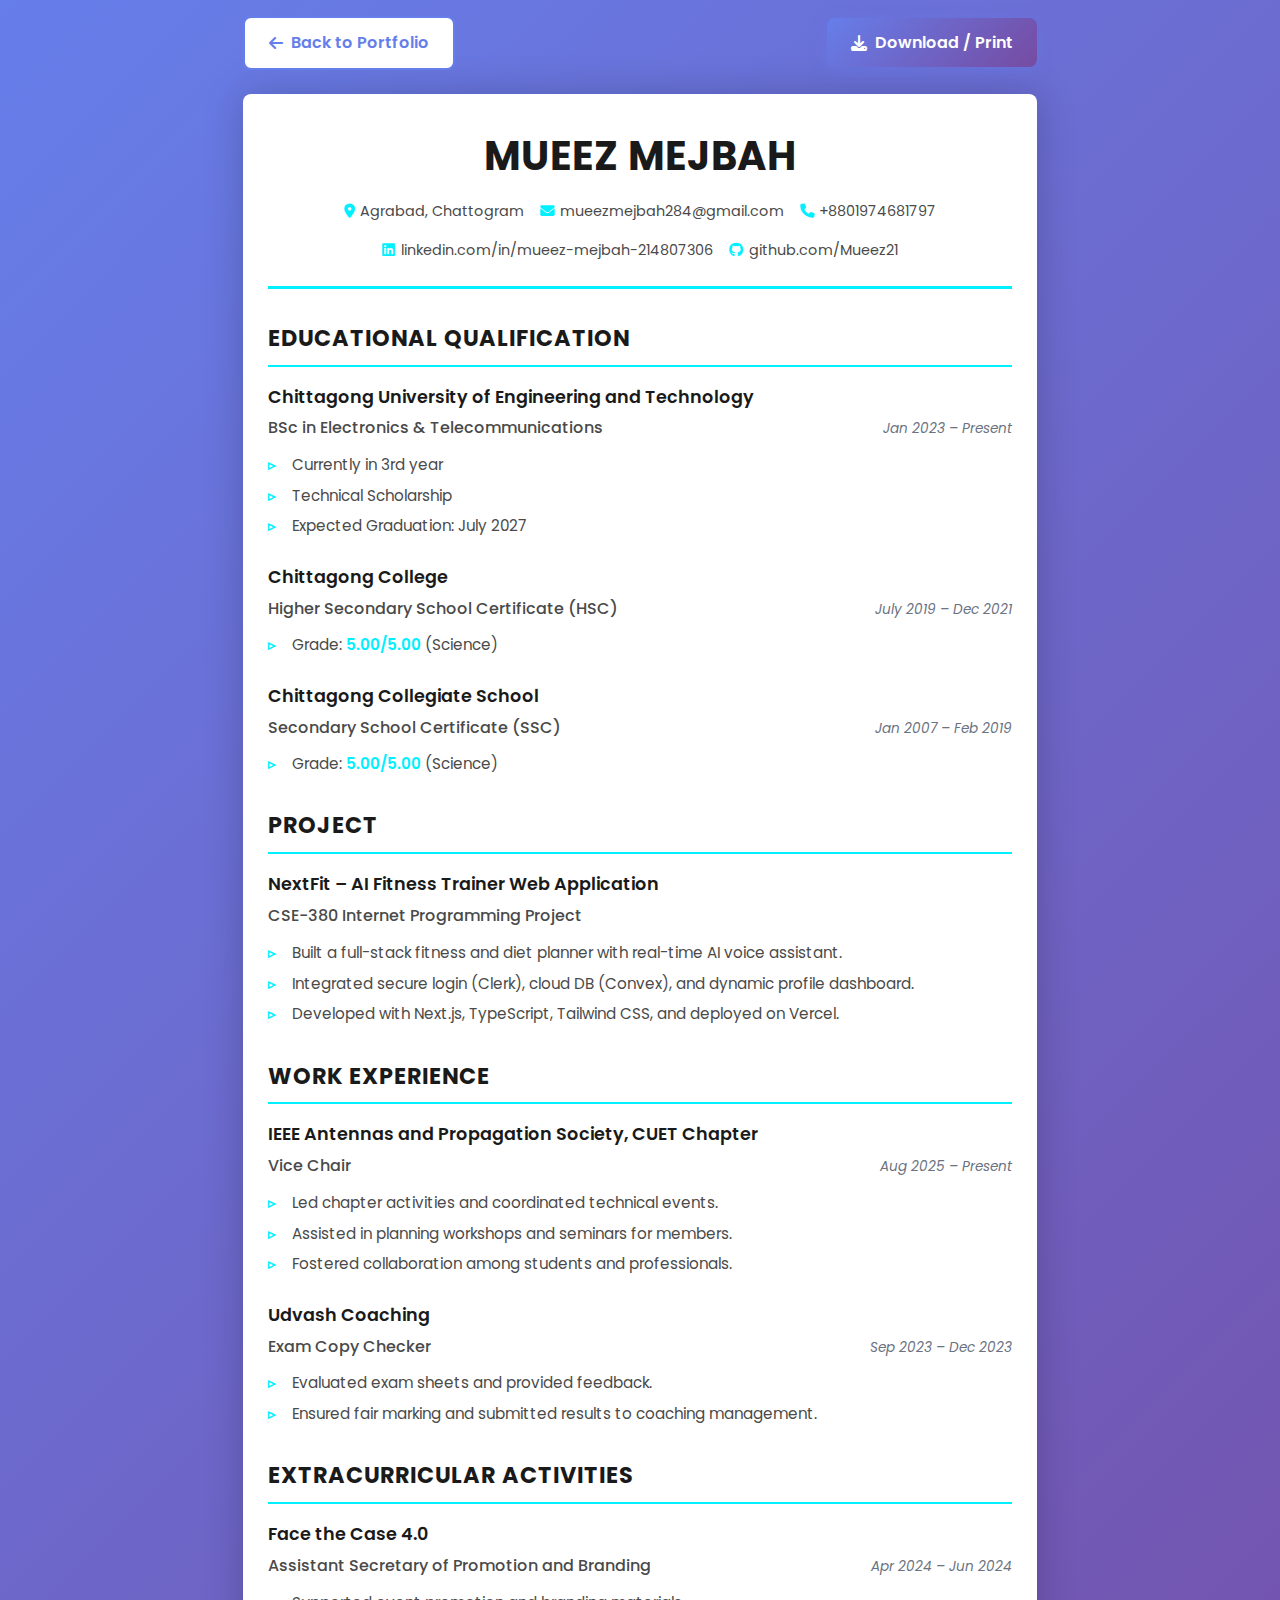
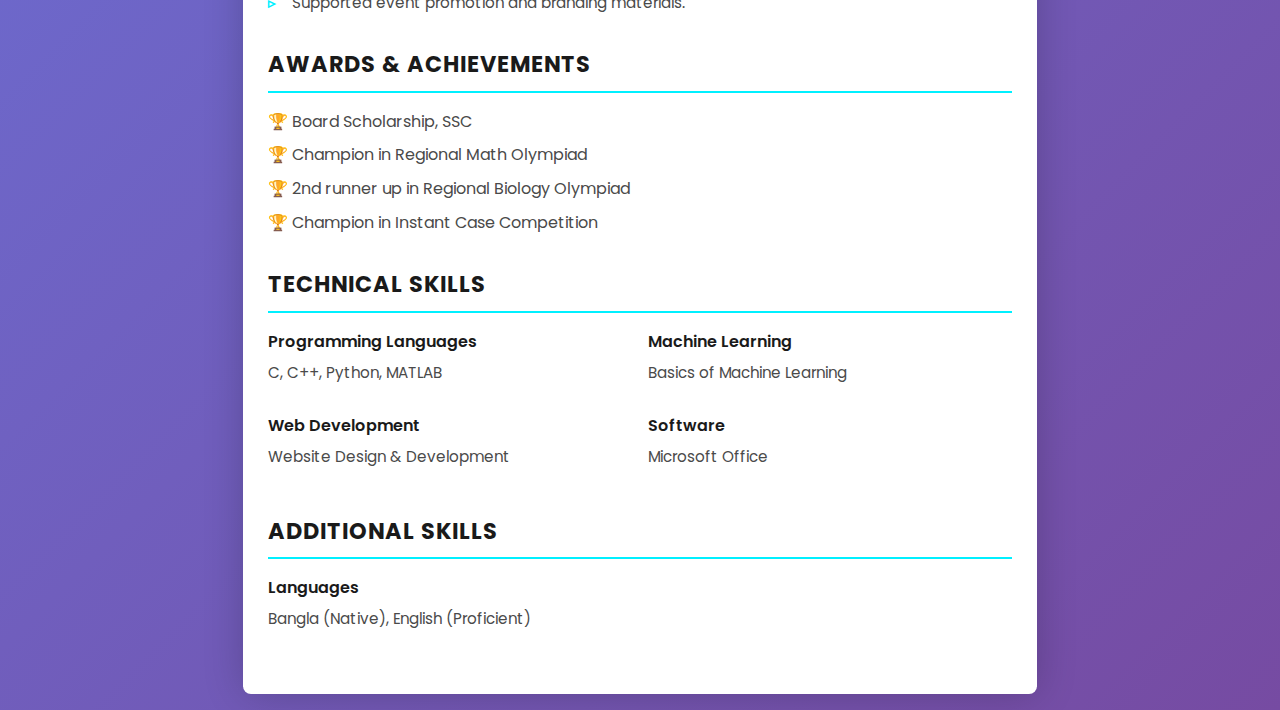
<file: resume.html>
<!DOCTYPE html>
<html lang="en">
<head>
    <meta charset="UTF-8">
    <meta name="viewport" content="width=device-width, initial-scale=1.0">
    <meta name="description" content="Resume of Mueez Mejbah - Electronics & Telecommunication Engineering Student at CUET">
    <meta name="author" content="Mueez Mejbah">
    <title>Resume - Mueez Mejbah | ETE Student at CUET</title>
    
    <!-- Preconnect for performance -->
    <link rel="preconnect" href="https://fonts.googleapis.com">
    <link rel="preconnect" href="https://fonts.gstatic.com" crossorigin>
    <link rel="preconnect" href="https://cdnjs.cloudflare.com">
    
    <!-- Google Fonts -->
    <link href="https://fonts.googleapis.com/css2?family=Poppins:wght@300;400;500;600;700&display=swap" rel="stylesheet">
    
    <!-- Load Font Awesome asynchronously for non-critical icons -->
    <link rel="stylesheet" href="https://cdnjs.cloudflare.com/ajax/libs/font-awesome/6.4.0/css/all.min.css" media="print" onload="this.media='all'">
    <noscript><link rel="stylesheet" href="https://cdnjs.cloudflare.com/ajax/libs/font-awesome/6.4.0/css/all.min.css"></noscript>
    
    <style>
        /* ==========================================================================
           RESUME STYLES - PRINT OPTIMIZED
           ========================================================================== */
        
        * {
            margin: 0;
            padding: 0;
            box-sizing: border-box;
        }
        
        /* Screen reader only text */
        .sr-only {
            position: absolute;
            width: 1px;
            height: 1px;
            padding: 0;
            margin: -1px;
            overflow: hidden;
            clip: rect(0, 0, 0, 0);
            white-space: nowrap;
            border-width: 0;
        }
        
        /* Enhanced focus styles for accessibility */
        *:focus {
            outline: none;
        }
        
        *:focus-visible {
            outline: 3px solid #667eea;
            outline-offset: 3px;
            border-radius: 4px;
        }
        
        :root {
            --primary-color: #00f0ff;
            --text-dark: #1a1a1a;
            --text-medium: #4a4a4a;
            --text-light: #6b7280;
            --border-color: #e5e7eb;
            --bg-light: #f9fafb;
        }
        
        body {
            font-family: 'Poppins', sans-serif;
            line-height: 1.6;
            color: var(--text-dark);
            background: linear-gradient(135deg, #667eea 0%, #764ba2 100%);
            padding: 1rem;
        }
        
        .page-actions {
            max-width: 210mm;
            margin: 0 auto 1.5rem;
            display: flex;
            justify-content: space-between;
            align-items: center;
            gap: 1rem;
        }
        
        .btn {
            padding: 12px 24px;
            border: none;
            border-radius: 8px;
            font-weight: 600;
            font-size: 1rem;
            cursor: pointer;
            text-decoration: none;
            display: inline-flex;
            align-items: center;
            gap: 0.5rem;
            transition: all 0.3s ease;
            font-family: 'Poppins', sans-serif;
        }
        
        .btn-primary {
            background: linear-gradient(135deg, #667eea, #764ba2);
            color: white;
            box-shadow: 0 4px 15px rgba(102, 126, 234, 0.4);
        }
        
        .btn-primary:hover {
            transform: translateY(-2px);
            box-shadow: 0 6px 20px rgba(102, 126, 234, 0.6);
        }
        
        .btn-secondary {
            background: white;
            color: #667eea;
            border: 2px solid #667eea;
        }
        
        .btn-secondary:hover {
            background: #667eea;
            color: white;
        }
        
        /* Resume Container */
        .resume-container {
            max-width: 210mm; /* A4 width */
            margin: 0 auto;
            background: white;
            box-shadow: 0 0 40px rgba(0, 0, 0, 0.2);
            border-radius: 8px;
            overflow: hidden;
        }
        
        .resume-content {
            padding: 30px 25px;
        }
        
        /* Header */
        .resume-header {
            text-align: center;
            border-bottom: 3px solid var(--primary-color);
            padding-bottom: 1.5rem;
            margin-bottom: 2rem;
        }
        
        .resume-header h1 {
            font-size: 2.5rem;
            font-weight: 700;
            color: var(--text-dark);
            margin-bottom: 0.5rem;
            letter-spacing: 1px;
        }
        
        .contact-info {
            display: flex;
            flex-wrap: wrap;
            justify-content: center;
            gap: 1rem;
            font-size: 0.9rem;
            color: var(--text-medium);
            margin-top: 0.75rem;
        }
        
        .contact-info span {
            display: flex;
            align-items: center;
            gap: 0.35rem;
        }
        
        .contact-info i {
            color: var(--primary-color);
        }
        
        .contact-info a {
            color: var(--text-medium);
            text-decoration: none;
        }
        
        .contact-info a:hover {
            color: var(--primary-color);
        }
        
        /* Sections */
        .resume-section {
            margin-bottom: 2rem;
        }
        
        .section-title {
            font-size: 1.4rem;
            font-weight: 700;
            color: var(--text-dark);
            text-transform: uppercase;
            letter-spacing: 1px;
            margin-bottom: 1rem;
            padding-bottom: 0.5rem;
            border-bottom: 2px solid var(--primary-color);
        }
        
        /* Education */
        .education-item,
        .experience-item,
        .project-item {
            margin-bottom: 1.5rem;
            page-break-inside: avoid;
        }
        
        .item-header {
            display: flex;
            justify-content: space-between;
            align-items: baseline;
            margin-bottom: 0.25rem;
            flex-wrap: nowrap;
            gap: 0.5rem;
        }
        
        .item-title {
            font-size: 1.1rem;
            font-weight: 600;
            color: var(--text-dark);
            margin-bottom: 0.3rem;
        }
        
        .item-date {
            font-size: 0.85rem;
            color: var(--text-light);
            font-style: italic;
            white-space: nowrap;
            flex-shrink: 0;
            margin-left: auto;
        }
        
        .item-subtitle {
            font-size: 1rem;
            font-weight: 500;
            color: var(--text-medium);
            margin-bottom: 0.5rem;
        }
        
        .item-details {
            list-style: none;
            padding-left: 0;
        }
        
        .item-details li {
            position: relative;
            padding-left: 1.5rem;
            margin-bottom: 0.4rem;
            color: var(--text-medium);
            font-size: 0.95rem;
        }
        
        .item-details li::before {
            content: '▹';
            position: absolute;
            left: 0;
            color: var(--primary-color);
            font-weight: bold;
        }
        
        .grade {
            color: var(--primary-color);
            font-weight: 600;
        }
        
        /* Skills */
        .skills-grid {
            display: grid;
            grid-template-columns: repeat(2, 1fr);
            gap: 1rem;
        }
        
        .skill-category {
            margin-bottom: 0.75rem;
        }
        
        .skill-category h4 {
            font-size: 1rem;
            font-weight: 600;
            color: var(--text-dark);
            margin-bottom: 0.4rem;
        }
        
        .skill-category p {
            color: var(--text-medium);
            font-size: 0.95rem;
            line-height: 1.6;
        }
        
        /* Awards */
        .awards-list {
            list-style: none;
            padding-left: 0;
        }
        
        .awards-list li {
            position: relative;
            padding-left: 1.5rem;
            margin-bottom: 0.5rem;
            color: var(--text-medium);
        }
        
        .awards-list li::before {
            content: '🏆';
            position: absolute;
            left: 0;
        }
        
        /* Print Styles */
        @media print {
            body {
                background: white;
                padding: 0;
                margin: 0;
            }
            
            .page-actions {
                display: none !important;
            }
            
            .resume-container {
                box-shadow: none;
                border-radius: 0;
                max-width: 100%;
                margin: 0;
            }
            
            .resume-content {
                padding: 15mm 15mm;
            }
            
            .resume-section {
                page-break-inside: avoid;
            }
            
            .education-item,
            .experience-item,
            .project-item {
                page-break-inside: avoid;
            }
            
            a {
                text-decoration: none;
                color: var(--text-medium);
            }
            
            a[href^="http"]:after {
                content: "";
            }
        }
        
        /* Responsive Design */
        @media (max-width: 768px) {
            body {
                padding: 1rem;
            }
            
            .resume-content {
                padding: 30px 25px;
            }
            
            .resume-header h1 {
                font-size: 2rem;
            }
            
            .contact-info {
                flex-direction: column;
                gap: 0.5rem;
            }
            
            .item-header {
                flex-direction: column;
                align-items: flex-start;
            }
            
            .skills-grid {
                grid-template-columns: 1fr;
            }
            
            .page-actions {
                flex-direction: column;
            }
            
            .btn {
                width: 100%;
                justify-content: center;
            }
        }
    </style>
</head>
<body>
    <!-- Action Buttons -->
    <nav class="page-actions" role="navigation" aria-label="Page actions">
        <a href="index.html" class="btn btn-secondary" aria-label="Go back to portfolio homepage">
            <i class="fas fa-arrow-left" aria-hidden="true"></i> Back to Portfolio
        </a>
        <button onclick="window.print()" class="btn btn-primary" aria-label="Download or print this resume">
            <i class="fas fa-download" aria-hidden="true"></i> Download / Print
        </button>
    </nav>

    <!-- Resume Container -->
    <main class="resume-container" role="main">
        <div class="resume-content">
            <!-- Header -->
            <header class="resume-header">
                <h1>MUEEZ MEJBAH</h1>
                <div class="contact-info" role="list" aria-label="Contact information">
                    <span role="listitem">
                        <i class="fas fa-map-marker-alt" aria-hidden="true"></i>
                        <span class="sr-only">Location:</span>
                        Agrabad, Chattogram
                    </span>
                    <span role="listitem">
                        <i class="fas fa-envelope" aria-hidden="true"></i>
                        <span class="sr-only">Email:</span>
                        <a href="mailto:mueezmejbah284@gmail.com">mueezmejbah284@gmail.com</a>
                    </span>
                    <span role="listitem">
                        <i class="fas fa-phone" aria-hidden="true"></i>
                        <span class="sr-only">Phone:</span>
                        <a href="tel:+8801974681797">+8801974681797</a>
                    </span>
                    <span role="listitem">
                        <i class="fab fa-linkedin" aria-hidden="true"></i>
                        <span class="sr-only">LinkedIn:</span>
                        <a href="https://www.linkedin.com/in/mueez-mejbah-214807306/" target="_blank" rel="noopener noreferrer">linkedin.com/in/mueez-mejbah-214807306</a>
                    </span>
                    <span role="listitem">
                        <i class="fab fa-github" aria-hidden="true"></i>
                        <span class="sr-only">GitHub:</span>
                        <a href="https://github.com/Mueez21" target="_blank" rel="noopener noreferrer">github.com/Mueez21</a>
                    </span>
                </div>
            </header>

            <!-- Educational Qualification -->
            <section class="resume-section" aria-labelledby="education-heading">
                <h2 id="education-heading" class="section-title">Educational Qualification</h2>
                
                <article class="education-item">
                    <h3 class="item-title">Chittagong University of Engineering and Technology</h3>
                    <div class="item-header">
                        <div class="item-subtitle">BSc in Electronics & Telecommunications</div>
                        <time class="item-date" datetime="2023-01">Jan 2023 – Present</time>
                    </div>
                    <ul class="item-details">
                        <li>Currently in 3rd year</li>
                        <li>Technical Scholarship</li>
                        <li>Expected Graduation: July 2027</li>
                    </ul>
                </article>

                <article class="education-item">
                    <h3 class="item-title">Chittagong College</h3>
                    <div class="item-header">
                        <div class="item-subtitle">Higher Secondary School Certificate (HSC)</div>
                        <time class="item-date" datetime="2019-07">July 2019 – Dec 2021</time>
                    </div>
                    <ul class="item-details">
                        <li>Grade: <span class="grade">5.00/5.00</span> (Science)</li>
                    </ul>
                </article>

                <article class="education-item">
                    <h3 class="item-title">Chittagong Collegiate School</h3>
                    <div class="item-header">
                        <div class="item-subtitle">Secondary School Certificate (SSC)</div>
                        <time class="item-date" datetime="2007-01">Jan 2007 – Feb 2019</time>
                    </div>
                    <ul class="item-details">
                        <li>Grade: <span class="grade">5.00/5.00</span> (Science)</li>
                    </ul>
                </article>
            </section>

            <!-- Project -->
            <section class="resume-section">
                <h2 class="section-title">Project</h2>
                
                <div class="project-item">
                    <div class="item-header">
                        <div>
                            <div class="item-title">NextFit – AI Fitness Trainer Web Application</div>
                            <div class="item-subtitle">CSE-380 Internet Programming Project</div>
                        </div>
                    </div>
                    <ul class="item-details">
                        <li>Built a full-stack fitness and diet planner with real-time AI voice assistant.</li>
                        <li>Integrated secure login (Clerk), cloud DB (Convex), and dynamic profile dashboard.</li>
                        <li>Developed with Next.js, TypeScript, Tailwind CSS, and deployed on Vercel.</li>
                    </ul>
                </div>
            </section>

            <!-- Work Experience -->
            <section class="resume-section">
                <h2 class="section-title">Work Experience</h2>
                
                <article class="experience-item">
                    <h3 class="item-title">IEEE Antennas and Propagation Society, CUET Chapter</h3>
                    <div class="item-header">
                        <div class="item-subtitle">Vice Chair</div>
                        <time class="item-date" datetime="2025-08">Aug 2025 – Present</time>
                    </div>
                    <ul class="item-details">
                        <li>Led chapter activities and coordinated technical events.</li>
                        <li>Assisted in planning workshops and seminars for members.</li>
                        <li>Fostered collaboration among students and professionals.</li>
                    </ul>
                </article>

                <article class="experience-item">
                    <h3 class="item-title">Udvash Coaching</h3>
                    <div class="item-header">
                        <div class="item-subtitle">Exam Copy Checker</div>
                        <time class="item-date" datetime="2023-09">Sep 2023 – Dec 2023</time>
                    </div>
                    <ul class="item-details">
                        <li>Evaluated exam sheets and provided feedback.</li>
                        <li>Ensured fair marking and submitted results to coaching management.</li>
                    </ul>
                </article>
            </section>

            <!-- Extracurricular Activities -->
            <section class="resume-section">
                <h2 class="section-title">Extracurricular Activities</h2>
                
                <article class="experience-item">
                    <h3 class="item-title">Face the Case 4.0</h3>
                    <div class="item-header">
                        <div class="item-subtitle">Assistant Secretary of Promotion and Branding</div>
                        <time class="item-date" datetime="2024-04">Apr 2024 – Jun 2024</time>
                    </div>
                    <ul class="item-details">
                        <li>Supported event promotion and branding materials.</li>
                    </ul>
                </article>
            </section>

            <!-- Awards & Achievements -->
            <section class="resume-section">
                <h2 class="section-title">Awards & Achievements</h2>
                <ul class="awards-list">
                    <li>Board Scholarship, SSC</li>
                    <li>Champion in Regional Math Olympiad</li>
                    <li>2nd runner up in Regional Biology Olympiad</li>
                    <li>Champion in Instant Case Competition</li>
                </ul>
            </section>

            <!-- Technical Skills -->
            <section class="resume-section">
                <h2 class="section-title">Technical Skills</h2>
                <div class="skills-grid">
                    <div class="skill-category">
                        <h4>Programming Languages</h4>
                        <p>C, C++, Python, MATLAB</p>
                    </div>
                    <div class="skill-category">
                        <h4>Machine Learning</h4>
                        <p>Basics of Machine Learning</p>
                    </div>
                    <div class="skill-category">
                        <h4>Web Development</h4>
                        <p>Website Design & Development</p>
                    </div>
                    <div class="skill-category">
                        <h4>Software</h4>
                        <p>Microsoft Office</p>
                    </div>
                </div>
            </section>

            <!-- Additional Skills -->
            <section class="resume-section">
                <h2 class="section-title">Additional Skills</h2>
                <div class="skill-category">
                    <h4>Languages</h4>
                    <p>Bangla (Native), English (Proficient)</p>
                </div>
            </section>
        </div>
    </div>

    <script>
        // Add keyboard shortcut for printing (Ctrl+P or Cmd+P)
        document.addEventListener('keydown', function(e) {
            if ((e.ctrlKey || e.metaKey) && e.key === 'p') {
                e.preventDefault();
                window.print();
            }
        });

        // Console message
        console.log('%c📄 Resume of Mueez Mejbah', 'color: #667eea; font-size: 16px; font-weight: bold;');
    </script>
</body>
</html>
</file>
